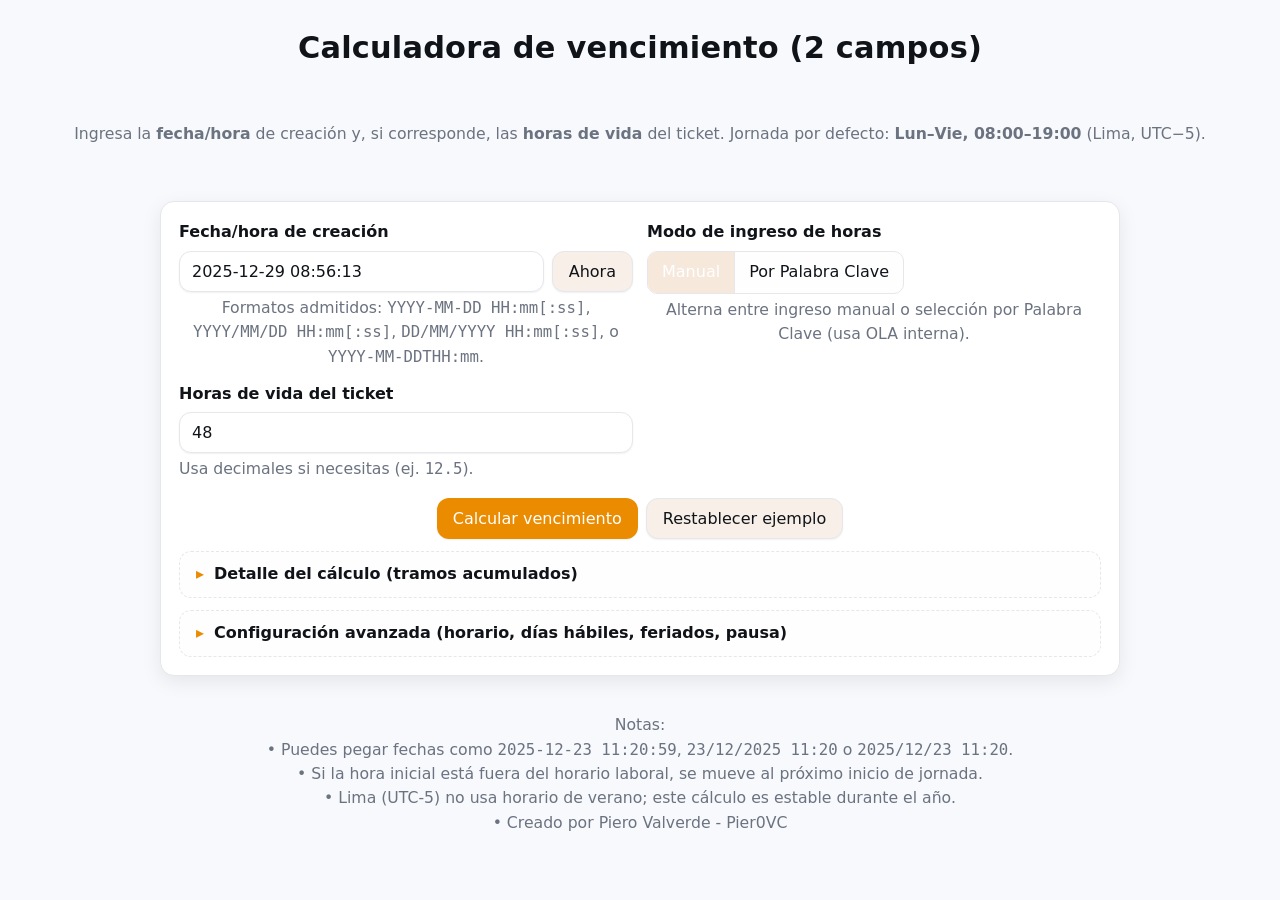
<file: index.html>
<!DOCTYPE html>
<html lang="es">
<head>
  <meta charset="utf-8"/>
  <meta name="viewport" content="width=device-width,initial-scale=1"/>
  <title>Calculadora de vencimiento</title>
    <link rel="stylesheet" href="styles.css">
  <style>
    /* ===== Switcher (segmentado) mínimo, no invasivo ===== */
    .segmented {
      display: inline-flex;
      border: 1px solid var(--border, #e5e7eb);
      border-radius: 10px;
      overflow: hidden;
      background: color-mix(in oklab, var(--card-bg, #fff) 90%, var(--bg, #f7f9fc));
    }
    .segmented .seg-btn {
      padding: 8px 14px;
      border: none;
      background: transparent;
      color: var(--text, #101318);
      cursor: pointer;
      font: inherit;
      transition: background .15s ease, color .15s ease;
    }
    .segmented .seg-btn + .seg-btn { border-left: 1px solid var(--border, #e5e7eb); }
    .segmented .seg-btn.active {
      background: color-mix(in oklab, var(--primary, #2563eb) 16%, var(--bg, #f7f9fc));
      color: #fff;
    }
    /* Ocultar bloques según modo */
    .hidden { display: none !important; }
  </style>
</head>

<body>
  <h1>Calculadora de vencimiento (2 campos)</h1>
  <p class="muted">
    Ingresa la <b>fecha/hora</b> de creación y, si corresponde, las <b>horas de vida</b> del ticket.
    Jornada por defecto: <b>Lun–Vie, 08:00–19:00</b> (Lima, UTC−5).
  </p>

  <div class="card" role="region" aria-label="Calculadora de vencimiento">
    <!-- 1) Fecha/hora -->
    <div class="row">
      <div>
        <label for="dt"><b>Fecha/hora de creación</b></label>
        <div style="display:flex; gap:8px;">
          <input id="dt" type="text" placeholder="Ej: 2025-12-29 08:56:13" aria-describedby="dtHelp" style="flex:1;">
          <button id="nowBtn" type="button" class="btn secondary" title="Usar ahora (Lima)">Ahora</button>
        </div>
        <small id="dtHelp" class="muted">
          Formatos admitidos: <code>YYYY-MM-DD HH:mm[:ss]</code>, <code>YYYY/MM/DD HH:mm[:ss]</code>,
          <code>DD/MM/YYYY HH:mm[:ss]</code>, o <code>YYYY-MM-DDTHH:mm</code>.
        </small>
      </div>

      <!-- 2) Switcher de modo -->
      <div>
        <label><b>Modo de ingreso de horas</b></label>
        <div class="segmented" role="tablist" aria-label="Modo de ingreso">
          <button type="button" class="seg-btn active" data-mode="manual" aria-selected="true" aria-controls="manualBlock">Manual</button>
          <button type="button" class="seg-btn" data-mode="lookup" aria-selected="false" aria-controls="lookupBlock">Por Palabra Clave</button>
        </div>
        <small class="muted">Alterna entre ingreso manual o selección por Palabra Clave (usa OLA interna).</small>
      </div>
    </div>

    <!-- 3) Bloque MANUAL (visible por defecto) -->
    <div id="manualBlock" class="row" style="margin-top:12px;">
      <div>
        <label for="hours"><b>Horas de vida del ticket</b></label>
        <input id="hours" type="number" min="0" step="0.25" placeholder="48" aria-describedby="hHelp">
        <small id="hHelp" class="muted">Usa decimales si necesitas (ej. <code>12.5</code>).</small>
      </div>
    </div>

    <!-- 4) Bloque LOOKUP (oculto inicialmente) -->
    <div id="lookupBlock" class="row hidden" style="margin-top:12px;">
      <div>
        <label for="keywordFilter">Filtrar Palabra Clave</label>
        <input id="keywordFilter" type="text" placeholder="Escribe para filtrar (ej: Cloud, Adobe, Notebook)"/>
        <small>Filtra la lista según texto.</small>
      </div>
      <div>
        <label for="keywordSelect">Palabra Clave</label>
        <select id="keywordSelect" size="10" aria-describedby="lookupHelp"></select>
        <small id="lookupHelp" class="muted">Al seleccionar, se aplica su OLA automáticamente.</small>
      </div>
      <div style="grid-column: 1 / -1;">
        <label>Detalle del seleccionado</label>
        <div id="lookupInfo" class="result" style="display:none;"></div>
      </div>
    </div>

    <!-- 5) Acciones -->
    <div style="margin-top:16px; display:flex; gap:8px; justify-content:center;">
      <button id="calcBtn" class="btn">Calcular vencimiento</button>
      <button id="resetBtn" class="btn secondary">Restablecer ejemplo</button>
    </div>

    <!-- 6) Resultado -->
    <div id="result" class="result" style="display:none;" aria-live="polite"></div>
    <div id="tools" class="tools" style="display:none;">
      <button id="copyBtn" class="btn secondary">Copiar</button>
    </div>

    <!-- 7) Detalle del cálculo -->
    <details style="margin-top:12px;">
      <summary><b>Detalle del cálculo</b> (tramos acumulados)</summary>
      <pre id="debugLog"></pre>
    </details>

    <!-- 8) Configuración avanzada (después del resultado) -->
    <details style="margin-top:12px;">
      <summary><b>Configuración avanzada</b> (horario, días hábiles, feriados, pausa)</summary>
      <div class="row" style="margin-top:8px;">
        <div>
          <label for="workStart">Inicio de jornada</label>
          <input id="workStart" type="time" value="08:00">
        </div>
        <div>
          <label for="workEnd">Fin de jornada</label>
          <input id="workEnd" type="time" value="19:00">
        </div>
        <div>
          <label>Días hábiles</label><br/>
          <small class="muted">Lun–Vie por defecto; incluye Sáb/Dom si aplica.</small>
          <div style="display:flex; gap:8px; margin-top:6px;">
            <label><input type="checkbox" class="wd" value="1" checked> Lun</label>
            <label><input type="checkbox" class="wd" value="2" checked> Mar</label>
            <label><input type="checkbox" class="wd" value="3" checked> Mié</label>
            <label><input type="checkbox" class="wd" value="4" checked> Jue</label>
            <label><input type="checkbox" class="wd" value="5" checked> Vie</label>
            <label><input type="checkbox" class="wd" value="6"> Sáb</label>
            <label><input type="checkbox" class="wd" value="0"> Dom</label>
          </div>
        </div>
        <div>
          <label><input type="checkbox" id="useBreak"> Considerar pausa (ej. 13:00–14:00)</label>
          <div class="row" style="margin-top:6px;">
            <div>
              <label for="breakStart">Inicio de pausa</label>
              <input id="breakStart" type="time" value="13:00">
            </div>
            <div>
              <label for="breakEnd">Fin de pausa</label>
              <input id="breakEnd" type="time" value="14:00">
            </div>
          </div>
        </div>
        <div style="grid-column:1 / -1;">
          <label for="holidays">Feriados (YYYY-MM-DD, uno por línea)</label>
          <textarea id="holidays" rows="6" placeholder="2026-01-01&#10;2025-12-25"></textarea>
        </div>
      </div>
    </details>
  </div>

  <p class="muted" style="margin-top:12px;">
    Notas:
    <br/>• Puedes pegar fechas como <code>2025-12-23 11:20:59</code>, <code>23/12/2025 11:20</code> o <code>2025/12/23 11:20</code>.
    <br/>• Si la hora inicial está fuera del horario laboral, se mueve al próximo inicio de jornada.
    <br/>• Lima (UTC-5) no usa horario de verano; este cálculo es estable durante el año.
    <br/>• Creado por Piero Valverde - Pier0VC
  </p>

  <script>
    // ====== Utilidades de fecha/hora ======
    const pad2 = (n) => String(n).padStart(2,'0');
    const fmtYMDHMS = (d) => `${d.getFullYear()}-${pad2(d.getMonth()+1)}-${pad2(d.getDate())} ${pad2(d.getHours())}:${pad2(d.getMinutes())}:${pad2(d.getSeconds())}`;
    const fmtPeru   = (d) => `${pad2(d.getDate())}/${pad2(d.getMonth()+1)}/${d.getFullYear()} ${pad2(d.getHours())}:${pad2(d.getMinutes())}`;
    const timeToMinutes = (t) => { const [h,m] = t.split(':').map(Number); return h*60 + m; };

    // Parser robusto
    function parseFlexibleDateTime(input) {
      if (!input) return null;
      const s = String(input).replace(/\u00A0/g, ' ').replace(/\s+/g, ' ').trim();

      // ISO / espacio: YYYY-MM-DD[ T]HH:mm[:ss]
      let m = s.match(/^(\d{4})-(\d{2})-(\d{2})T :(\d{2})(?::(\d{2}))?$/);
      if (m) {
        const [_, Y, M, D, h, mm, ss] = m;
        return new Date(+Y, +M-1, +D, +h, +mm, +(ss||0), 0);
      }
      // YYYY/MM/DD HH:mm[:ss] o YYYY-MM-DD HH:mm[:ss]
      m = s.match(/^(\d{4})-\/[-\/](\d{2):(\d{2})(?::(\d{2}))?$/);
      if (m) {
        const [_, Y, M, D, h, mm, ss] = m;
        return new Date(+Y, +M-1, +D, +h, +mm, +(ss||0), 0);
      }
      // DD/MM/YYYY HH:mm[:ss]
      m = s.match(/^(\d{2})\/(\d{2})\/(\d{4}) (\d{2}):(\d{2})(?::(\d{2}))?$/);
      if (m) {
        const [_, D, M, Y, h, mm, ss] = m;
        return new Date(+Y, +M-1, +D, +h, +mm, +(ss||0), 0);
      }
      // Fallback exacto
      if (/^\d{4}-\d{2}-\d{2}\s+\d{2}:\d{2}:\d{2}$/.test(s)) {
        const [datePart, timePart] = s.split(' ');
        const [Y, M, D] = datePart.split('-').map(Number);
        const [h, mm, ss] = timePart.split(':').map(Number);
        return new Date(Y, M - 1, D, h, mm, ss, 0);
      }
      return null;
    }

    // “Ahora” en Lima
    function nowInTimeZoneComponents(tz = 'America/Lima') {
      const fmt = new Intl.DateTimeFormat('es-PE', {
        timeZone: tz, year: 'numeric', month: '2-digit', day: '2-digit',
        hour: '2-digit', minute: '2-digit', second: '2-digit', hour12: false
      });
      const parts = fmt.formatToParts(new Date());
      const get = (type) => parts.find(p => p.type === type)?.value;
      return { Y:get('year'), M:get('month'), D:get('day'), h:get('hour'), m:get('minute'), s:get('second') };
    }
    function formatYMDHMS({ Y, M, D, h, m, s }) {
      return `${Y}-${M}-${D} ${h}:${m}:${s}`;
    }

    // Calendario laboral
    function isWorkingDay(date, workDaysSet, holidaysSet) {
      const dow = date.getDay();
      const ymd = `${date.getFullYear()}-${pad2(date.getMonth()+1)}-${pad2(date.getDate())}`;
      if (!workDaysSet.has(dow)) return false;
      if (holidaysSet.has(ymd)) return false;
      return true;
    }
    function advanceToNextWorkingDay(date, workDaysSet, holidaysSet) {
      while (!isWorkingDay(date, workDaysSet, holidaysSet)) date.setDate(date.getDate()+1);
    }
    function clampToWorkWindow(date, wsMin, weMin, workDaysSet, holidaysSet) {
      const minutes = date.getHours()*60 + date.getMinutes();
      if (!isWorkingDay(date, workDaysSet, holidaysSet) || minutes < wsMin || minutes >= weMin) {
        do { date.setDate(date.getDate() + (!isWorkingDay(date, workDaysSet, holidaysSet) || minutes >= weMin ? 1 : 0)); }
        while (!isWorkingDay(date, workDaysSet, holidaysSet));
        date.setHours(Math.floor(wsMin/60), wsMin%60, 0, 0);
      }
    }

    // Pausa opcional
    function getDaySegments(wsMin, weMin, useBreak, bStartMin, bEndMin) {
      if (!useBreak) return [[wsMin, weMin]];
      const bStart = Math.max(wsMin, Math.min(bStartMin, weMin));
      const bEnd   = Math.max(wsMin, Math.min(bEndMin, weMin));
      if (bEnd <= bStart) return [[wsMin, weMin]];
      const segs = [];
      if (bStart > wsMin) segs.push([wsMin, bStart]);
      if (bEnd < weMin) segs.push([bEnd, weMin]);
      return segs.length ? segs : [[wsMin, weMin]];
    }
    function findSegment(segs, minutesNow) {
      for (let i=0;i<segs.length;i++){
        const [s,e] = segs[i];
        if (minutesNow < e) return [i, Math.max(minutesNow, s)];
      }
      return [-1,null];
    }

    // Suma de horas laborales
    function addWorkingHours(startDate, hoursToAdd, workStart, workEnd, workDaysArray, holidaysArray, useBreak, breakStart, breakEnd, debug=false) {
      const debugLines = [];
      const wsMin = timeToMinutes(workStart);
      const weMin = timeToMinutes(workEnd);
      const bStartMin = timeToMinutes(breakStart);
      const bEndMin   = timeToMinutes(breakEnd);
      if (weMin <= wsMin) throw new Error("Fin de jornada debe ser posterior al inicio.");
      if (hoursToAdd < 0) throw new Error("Las horas a sumar deben ser ≥ 0.");
      if (!workDaysArray.length) throw new Error("Selecciona al menos un día hábil.");

      const workDaysSet = new Set(workDaysArray.map(Number));
      const holidaysSet = new Set(holidaysArray.map(s=>s.trim()).filter(Boolean));

      const current = new Date(startDate.getTime());
      advanceToNextWorkingDay(current, workDaysSet, holidaysSet);
      clampToWorkWindow(current, wsMin, weMin, workDaysSet, holidaysSet);

      let remaining = Math.round(hoursToAdd * 60);

      while (remaining > 0) {
        if (!isWorkingDay(current, workDaysSet, holidaysSet)) {
          debug && debugLines.push(`No hábil/feriado: ${fmtYMDHMS(current)} → se avanza`);
          advanceToNextWorkingDay(current, workDaysSet, holidaysSet);
          current.setHours(Math.floor(wsMin/60), wsMin%60, 0, 0);
          continue;
        }
        const minutesNow = current.getHours()*60 + current.getMinutes();
        const segsBase = getDaySegments(wsMin, weMin, useBreak, bStartMin, bEndMin);
        const [segIndex, startInSeg] = findSegment(segsBase, minutesNow);

        if (segIndex === -1) {
          current.setDate(current.getDate()+1);
          advanceToNextWorkingDay(current, workDaysSet, holidaysSet);
          current.setHours(Math.floor(wsMin/60), wsMin%60, 0, 0);
          continue;
        }

        const [segStart, segEnd] = segsBase[segIndex];
        const avail = segEnd - startInSeg;
        const chunk = Math.min(remaining, avail);

        const before = new Date(current.getTime());
        current.setHours(Math.floor(startInSeg/60), startInSeg%60, 0, 0);
        current.setMinutes(current.getMinutes() + chunk);
        remaining -= chunk;
        debug && debugLines.push(`+${chunk} min: ${fmtYMDHMS(before)} → ${fmtYMDHMS(current)} (restan ${remaining} min)`);

        if (remaining > 0 && (current.getHours()*60 + current.getMinutes()) >= segEnd) {
          const nextSegIndex = segIndex + 1;
          if (nextSegIndex < segsBase.length) {
            const [nsStart] = segsBase[nextSegIndex];
            current.setHours(Math.floor(nsStart/60), nsStart%60, 0, 0);
          } else {
            current.setDate(current.getDate()+1);
            advanceToNextWorkingDay(current, workDaysSet, holidaysSet);
            current.setHours(Math.floor(wsMin/60), wsMin%60, 0, 0);
          }
        }
      }
      return { end: current, debug: debugLines.join('\n') };
    }

    // ====== UI ======
    const dtEl      = document.getElementById('dt');
    const hoursEl   = document.getElementById('hours');
    const calcBtn   = document.getElementById('calcBtn');
    const resetBtn  = document.getElementById('resetBtn');
    const nowBtn    = document.getElementById('nowBtn');
    const resultEl  = document.getElementById('result');
    const toolsEl   = document.getElementById('tools');
    const debugEl   = document.getElementById('debugLog');

    const workStartEl = document.getElementById('workStart');
    const workEndEl   = document.getElementById('workEnd');
    const holidaysEl  = document.getElementById('holidays');
    const useBreakEl  = document.getElementById('useBreak');
    const breakStartEl= document.getElementById('breakStart');
    const breakEndEl  = document.getElementById('breakEnd');
    const wdChecks    = Array.from(document.querySelectorAll('.wd'));

    // Switcher
    const segBtns = Array.from(document.querySelectorAll('.segmented .seg-btn'));
    const manualBlockEl = document.getElementById('manualBlock');
    const lookupBlockEl = document.getElementById('lookupBlock');
    let currentMode = 'manual';

    function setMode(mode){
      currentMode = mode;
      segBtns.forEach(btn => {
        const isActive = btn.dataset.mode === mode;
        btn.classList.toggle('active', isActive);
        btn.setAttribute('aria-selected', isActive ? 'true' : 'false');
      });
      // Mostrar/ocultar bloques
      manualBlockEl.classList.toggle('hidden', mode !== 'manual');
      lookupBlockEl.classList.toggle('hidden', mode !== 'lookup');
      // Control de edición de horas
      hoursEl.readOnly = (mode === 'lookup');
      hoursEl.placeholder = (mode === 'lookup') ? 'Se llena según Palabra Clave' : '48';
      if (mode === 'lookup') {
        // Si hay seleccionado, actualizar horas
        const opt = keywordSelectEl.selectedOptions[0];
        if (opt) hoursEl.value = String(Number(opt.dataset.hours || '0'));
      }
    }
    segBtns.forEach(btn => btn.addEventListener('click', () => setMode(btn.dataset.mode)));

    // Lista OLA
    const keywordFilterEl= document.getElementById('keywordFilter');
    const keywordSelectEl= document.getElementById('keywordSelect');
    const lookupInfoEl   = document.getElementById('lookupInfo');

    const OLA_SCENARIOS = [
      { keyword: 'ABBYY License',                 ola: '2 Hrs' },
      { keyword: 'Adobe Acrobat License',         ola: '2 Hrs' },
      { keyword: 'Adobe Creative Cloud License',  ola: '2 Hrs' },
      { keyword: 'Alteryx License',               ola: '2 Hrs' },
      { keyword: 'Cloud PC New',                  ola: '4 Hrs' },
      { keyword: 'ChatPwC License',               ola: '2 Hrs' },
      { keyword: 'Data Snipper License',          ola: '2 Hrs' },
      { keyword: 'External Monitor',              ola: '2 Hrs' },
      { keyword: 'ASSET Internal Documentation',  ola: '4 Hrs' },
      { keyword: 'Inventory Management',          ola: '24 Hrs' },
      { keyword: 'Joiner',                        ola: '72 Hrs' },
      { keyword: 'Leave of Absence',              ola: '24 Hrs' },
      { keyword: 'Leaver',                        ola: '12 Hrs' },
      { keyword: 'Mentimeter License',            ola: '2 Hrs' },
      { keyword: 'Copilot License',               ola: '2 Hrs' },
      { keyword: 'Mover',                         ola: '24 Hrs' },
      { keyword: 'Mural License',                 ola: '2 Hrs' },
      { keyword: 'Inventory Audit',               ola: '2 Hrs' },
      { keyword: 'Notebook Maintenance',          ola: '2 Hrs' },
      { keyword: 'Notebook Warranty',             ola: '72 Hrs' },
      { keyword: 'Notebook Inventory',            ola: '48 Hrs' },
      { keyword: 'Notebook Refresh',              ola: '48 Hrs' },
      { keyword: 'Notebook Replace',              ola: '48 Hrs' },
      { keyword: 'Notebook Sale',                 ola: '48 Hrs' },
      { keyword: 'Power Automate License',        ola: '2 Hrs' },
      { keyword: 'Shutterstock License',          ola: '2 Hrs' },
      { keyword: 'Snagit License',                ola: '2 Hrs' },
      { keyword: 'Thinkcell License',             ola: '2 Hrs' }
    ];

    const olaMap = new Map();
    const hoursFromLabel = (label) => Number(String(label).replace(',', '.').replace(/[^\d.]/g,''));

    function initPreloadedOLA() {
      olaMap.clear();
      for (const r of OLA_SCENARIOS) olaMap.set(r.keyword, { hours: hoursFromLabel(r.ola) });
      populateKeywordSelect();
    }
    function populateKeywordSelect() {
      const filter = (keywordFilterEl.value || '').toLowerCase();
      keywordSelectEl.innerHTML = '';
      const items = Array.from(olaMap.entries())
        .map(([k,v]) => ({ keyword: k, hours: v.hours }))
        .sort((a,b) => a.keyword.localeCompare(b.keyword));
      for (const it of items) {
        if (filter && !it.keyword.toLowerCase().includes(filter)) continue;
        const opt = document.createElement('option');
        opt.value = it.keyword;
        opt.textContent = `${it.keyword} · OLA: ${it.hours}h`;
        opt.dataset.hours = String(it.hours);
        keywordSelectEl.appendChild(opt);
      }
    }
    keywordFilterEl.addEventListener('input', populateKeywordSelect);

    keywordSelectEl.addEventListener('change', () => {
      const opt = keywordSelectEl.selectedOptions[0];
      if (!opt) return;
      const h = Number(opt.dataset.hours || '0');
      hoursEl.value = String(h); // se usa internamente (readOnly en lookup)
      lookupInfoEl.style.display = 'block';
      lookupInfoEl.innerHTML = `
        <div><b>Seleccionado:</b> ${opt.value}</div>
        <div><small>OLA aplicado: ${h} horas</small></div>
      `;
    });

    // Helpers
    function getSelectedWorkDays(){ return wdChecks.filter(c => c.checked).map(c => Number(c.value)); }
    function parseHolidaysTextarea(){ return holidaysEl.value.split('\n').map(s => s.trim()).filter(Boolean); }

    function getEffectiveHours() {
      if (currentMode === 'lookup') {
        const opt = keywordSelectEl.selectedOptions[0];
        if (opt) return Number(opt.dataset.hours || '0');
        throw new Error("Selecciona una Palabra Clave o cambia a modo Manual.");
      }
      const hours = parseFloat((hoursEl.value || '').trim());
      if (!Number.isFinite(hours) || hours < 0) throw new Error("Horas inválidas. Ingresa un número ≥ 0.");
      return hours;
    }

    function calculate() {
      try {
        const dateStr = (dtEl.value || '').replace(/\u00A0/g, ' ').trim();
        const startDate = parseFlexibleDateTime(dateStr);
        if (!startDate) throw new Error("Fecha/hora inválida. Usa, por ejemplo: 2025-12-29 08:56:13");

        const hours = getEffectiveHours();

        const workStart = workStartEl.value || "08:00";
        const workEnd   = workEndEl.value   || "19:00";
        const workDays  = getSelectedWorkDays();
        const holidays  = parseHolidaysTextarea();
        const useBreak  = !!useBreakEl.checked;
        const breakStart= breakStartEl.value || "13:00";
        const breakEnd  = breakEndEl.value   || "14:00";

        const { end, debug } = addWorkingHours(
          startDate, hours, workStart, workEnd, workDays, holidays, useBreak, breakStart, breakEnd, true
        );

        resultEl.style.display = 'block';
        toolsEl.style.display = 'flex';
        resultEl.innerHTML = `
          <div><b>Vence:</b> ${fmtPeru(end)} <small>(${fmtYMDHMS(end)})</small></div>
          <div><small>Inicio: ${fmtPeru(startDate)} | Horas: ${hours}${currentMode==='lookup' ? ' (OLA)' : ''}</small></div>
          <div><small>Config: ${workStart}–${workEnd}${useBreak ? ` (pausa ${breakStart}–${breakEnd})` : ''}, días hábiles: ${workDays.join(', ') || '(ninguno)'}, feriados: ${holidays.length}</small></div>
        `;
        debugEl.textContent = debug;
      } catch (err) {
        resultEl.style.display = 'block';
        toolsEl.style.display = 'none';
        resultEl.innerHTML = `<span class="error"><b>Error:</b> ${err.message}</span>`;
        debugEl.textContent = '';
      }
    }

    async function copyResult() {
      const text = resultEl.textContent.trim();
      try { await navigator.clipboard.writeText(text); this.textContent='Copiado ✓'; setTimeout(()=> this.textContent='Copiar', 1200); } catch {}
    }

    function resetExample() {
      dtEl.value    = "2025-12-29 08:56:13";
      hoursEl.value = "48";
      holidaysEl.value = [
        "2026-01-01","2025-12-25","2025-12-08","2025-11-01","2025-10-08",
        "2025-08-30","2025-07-29","2025-07-28","2025-06-29","2025-05-01",
        "2025-04-18","2025-04-17","2025-01-01"
      ].join('\n');
      wdChecks.forEach(c => c.checked = ['1','2','3','4','5'].includes(c.value)); // Lun–Vie
      useBreakEl.checked = false;

      // Modo por defecto: Manual
      setMode('manual');

      // Pre-cargar OLA y limpiar filtros
      initPreloadedOLA();
      keywordFilterEl.value = '';
      populateKeywordSelect();
      lookupInfoEl.style.display = 'none';
      lookupInfoEl.textContent = '';

      resultEl.style.display = 'none';
      toolsEl.style.display  = 'none';
      debugEl.textContent = '';
    }

    function setNowLimaAndMaybeCalculate(autoCalc = true) {
      const comps = nowInTimeZoneComponents('America/Lima');
      const stamp = formatYMDHMS(comps);
      dtEl.value = stamp;
      if (autoCalc) {
        if (currentMode === 'manual' && (!hoursEl.value || !hoursEl.value.trim())) hoursEl.value = '48';
        calculate();
      }
    }

    document.getElementById('copyBtn').addEventListener('click', copyResult);
    calcBtn.addEventListener('click', calculate);
    resetBtn.addEventListener('click', resetExample);
    nowBtn.addEventListener('click', () => setNowLimaAndMaybeCalculate(true));

    // Inicializa
    resetExample();
  </script>
</body>
</html>
</file>
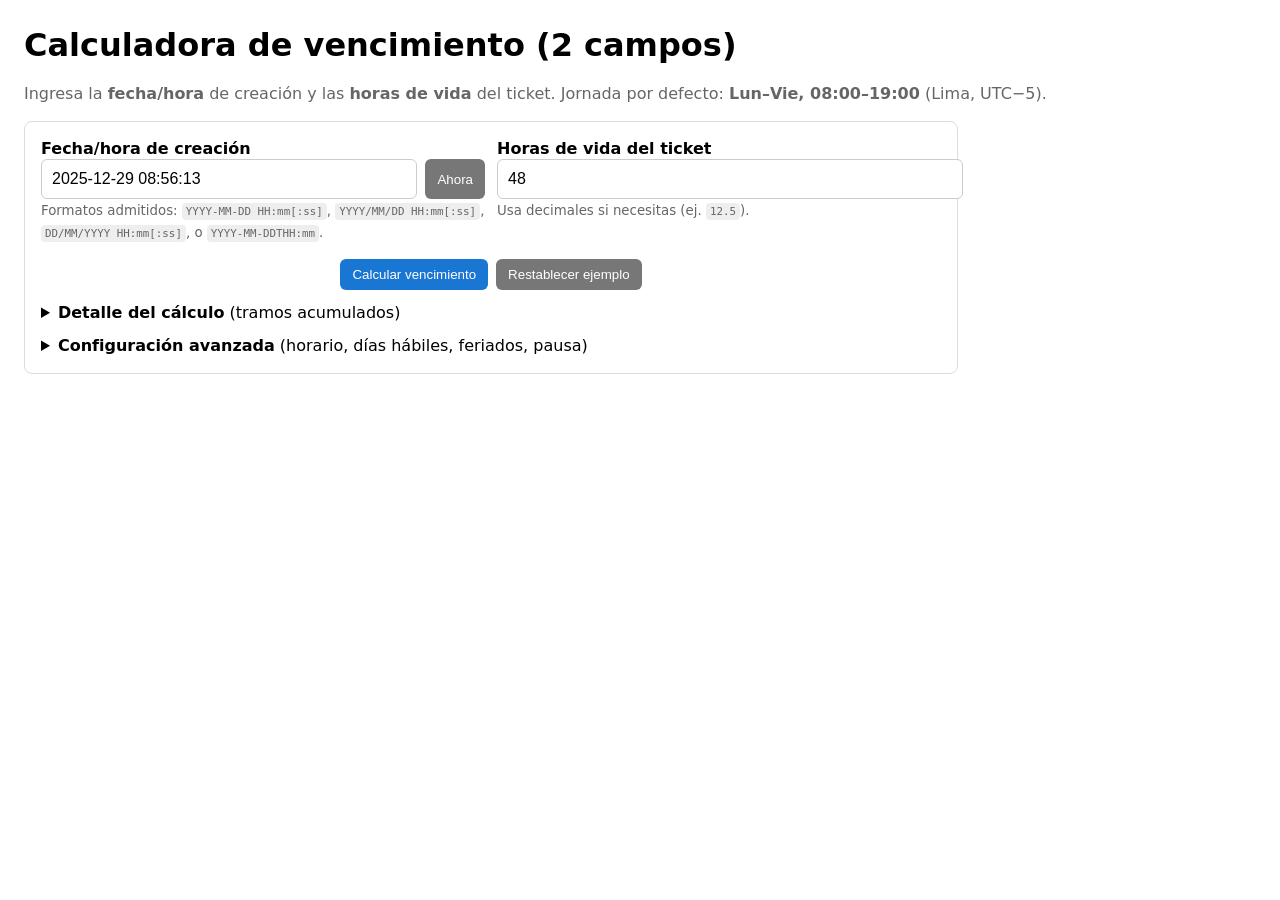
<file: indeu.html>
<!DOCTYPE html>
<html lang="es">
<head>
  <meta charset="utf-8"/>
  <meta name="viewport" content="width=device-width,initial-scale=1"/>
  <title>Calculadora de vencimiento</title>
  <style>
    /* Estilos mínimos; puedes reemplazar por tu styles.css si prefieres */
    :root { color-scheme: light dark; }
    body { font-family: system-ui, -apple-system, Segoe UI, Roboto, sans-serif; margin: 24px; line-height: 1.35; }
    h1 { margin-bottom: 8px; }
    .muted { color:#666; }
    .card { padding:16px; border:1px solid #ddd; border-radius:8px; max-width:900px; }
    .row { display:grid; grid-template-columns:1fr 1fr; gap:12px; }
    @media (max-width:768px){ .row { grid-template-columns:1fr; } }
    input, textarea, select { width:100%; padding:10px; font-size:1rem; border:1px solid #ccc; border-radius:6px; }
    input:focus, textarea:focus, select:focus { outline: 2px solid #1976d2; border-color:#1976d2; }
    .btn { padding:8px 12px; border:0; border-radius:6px; background:#1976d2; color:#fff; cursor:pointer; }
    .btn.secondary { background:#777; }
    .result { background:#f6f8fa; border:1px solid #e0e0e0; padding:12px; border-radius:6px; margin-top:12px; }
    details { margin-top:12px; }
    .tools { display:flex; gap:8px; justify-content:flex-end; margin-top:8px; }
    .error { color:#b00020; }
    code { background:#eee; padding: 2px 4px; border-radius: 4px; }
  </style>
</head>
<body>
  <h1>Calculadora de vencimiento (2 campos)</h1>
  <p class="muted">
    Ingresa la <b>fecha/hora</b> de creación y las <b>horas de vida</b> del ticket. Jornada por defecto: <b>Lun–Vie, 08:00–19:00</b> (Lima, UTC−5).
  </p>

  <div class="card" role="region" aria-label="Calculadora de vencimiento">
    <!-- 1) Entradas principales -->
    <div class="row">
      <div>
        <label for="dt"><b>Fecha/hora de creación</b></label>
        <div style="display:flex; gap:8px;">
          <input id="dt" type="text" placeholder="Ej: 2025-12-29 08:56:13" aria-describedby="dtHelp" style="flex:1;">
          <!-- Botón NUEVO: Ahora (Lima) -->
          <button id="nowBtn" type="button" class="btn secondary" title="Usar ahora (Lima)">Ahora</button>
        </div>
        <small id="dtHelp" class="muted">
          Formatos admitidos: <code>YYYY-MM-DD HH:mm[:ss]</code>, <code>YYYY/MM/DD HH:mm[:ss]</code>, <code>DD/MM/YYYY HH:mm[:ss]</code>, o <code>YYYY-MM-DDTHH:mm</code>.
        </small>
      </div>
      <div>
        <label for="hours"><b>Horas de vida del ticket</b></label>
        <input id="hours" type="number" min="0" step="0.25" placeholder="48" aria-describedby="hHelp">
        <small id="hHelp" class="muted">Usa decimales si necesitas (ej. <code>12.5</code>).</small>
      </div>
    </div>

    <!-- 2) Acciones -->
    <div style="margin-top:16px; display:flex; gap:8px; justify-content:center;">
      <button id="calcBtn" class="btn">Calcular vencimiento</button>
      <button id="resetBtn" class="btn secondary">Restablecer ejemplo</button>
    </div>

    <!-- 3) Resultado -->
    <div id="result" class="result" style="display:none;" aria-live="polite"></div>
    <div id="tools" class="tools" style="display:none;">
      <button id="copyBtn" class="btn secondary">Copiar</button>
    </div>

    <!-- 4) Detalle del cálculo -->
    <details>
      <summary><b>Detalle del cálculo</b> (tramos acumulados)</summary>
      <pre id="debugLog"></pre>
    </details>

    <!-- 5) Configuración avanzada -->
    <details>
      <summary><b>Configuración avanzada</b> (horario, días hábiles, feriados, pausa)</summary>
      <div class="row" style="margin-top:8px;">
        <div>
          <label for="workStart">Inicio de jornada</label>
          <input id="workStart" type="time" value="08:00">
        </div>
        <div>
          <label for="workEnd">Fin de jornada</label>
          <input id="workEnd" type="time" value="19:00">
        </div>
        <div>
          <label>Días hábiles</label><br/>
          <small class="muted">Lun–Vie por defecto; incluye Sáb/Dom si aplica.</small>
          <div style="display:flex; gap:8px; margin-top:6px;">
            <label><input type="checkbox" class="wd" value="1" checked> Lun</label>
            <label><input type="checkbox" class="wd" value="2" checked> Mar</label>
            <label><input type="checkbox" class="wd" value="3" checked> Mié</label>
            <label><input type="checkbox" class="wd" value="4" checked> Jue</label>
            <label><input type="checkbox" class="wd" value="5" checked> Vie</label>
            <label><input type="checkbox" class="wd" value="6"> Sáb</label>
            <label><input type="checkbox" class="wd" value="0"> Dom</label>
          </div>
        </div>
        <div>
          <label><input type="checkbox" id="useBreak"> Considerar pausa (ej. 13:00–14:00)</label>
          <div class="row" style="margin-top:6px;">
            <div>
              <label for="breakStart">Inicio de pausa</label>
              <input id="breakStart" type="time" value="13:00">
            </div>
            <div>
              <label for="breakEnd">Fin de pausa</label>
              <input id="breakEnd" type="time" value="14:00">
            </div>
          </div>
        </div>
        <div style="grid-column:1 / -1;">
          <label for="holidays">Feriados (YYYY-MM-DD, uno por línea)</label>
          <textarea id="holidays" rows="6" placeholder="2026-01-01&#10;2025-12-25"></textarea>
        </div>
      </div>
    </details>
  </div>

  <script>
    // ====== Utilidades de fecha/hora ======
    const pad2 = (n)=> String(n).padStart(2,'0');
    const fmtYMDHMS = (d)=> `${d.getFullYear()}-${pad2(d.getMonth()+1)}-${pad2(d.getDate())} ${pad2(d.getHours())}:${pad2(d.getMinutes())}:${pad2(d.getSeconds())}`;
    const fmtPeru   = (d)=> `${pad2(d.getDate())}/${pad2(d.getMonth()+1)}/${d.getFullYear()} ${pad2(d.getHours())}:${pad2(d.getMinutes())}`;
    const timeToMinutes = (t)=> { const [h,m] = t.split(':').map(Number); return h*60 + m; };

    // ====== Parser robusto (acepta varios formatos) ======
    // "YYYY-MM-DD HH:mm[:ss]", "YYYY/MM/DD HH:mm[:ss]", "DD/MM/YYYY HH:mm[:ss]", y "YYYY-MM-DDTHH:mm"
    function parseFlexibleDateTime(input) {
      if (!input) return null;

      // Normaliza espacios (incluye non-breaking space) y colapsa múltiples
      let s = String(input)
        .replace(/\u00A0/g, ' ')
        .replace(/\s+/g, ' ')
        .trim();

      // 1) ISO/espacio: YYYY-MM-DD[ T]HH:mm[:ss]
      let m = s.match(/^(\d{4})-(\d{2})-(\d{2})T\s:(\d{2})(?::(\d{2}))?/);
      if (m) {
        const Y = +m[1], M = +m[2] - 1, D = +m[3], h = +m[4], mm = +m[5], ss = +(m[6] || 0);
        return new Date(Y, M, D, h, mm, ss, 0);
      }

      // 2) YYYY/MM/DD HH:mm[:ss] o YYYY-MM-DD HH:mm[:ss]
      m = s.match(/^(\d{4})\/-\/-\s+(\d{2}):(\d{2})(?::(\d{2}))?/);
      if (m) {
        const Y = +m[1], M = +m[2] - 1, D = +m[3], h = +m[4], mm = +m[5], ss = +(m[6] || 0);
        return new Date(Y, M, D, h, mm, ss, 0);
      }

      // 3) DD/MM/YYYY HH:mm[:ss]
      m = s.match(/^(\d{2})\/(\d{2})\/(\d{4})\s+(\d{2}):(\d{2})(?::(\d{2}))?/);
      if (m) {
        const D = +m[1], M = +m[2] - 1, Y = +m[3], h = +m[4], mm = +m[5], ss = +(m[6] || 0);
        return new Date(Y, M, D, h, mm, ss, 0);
      }

      // 4) Fallback exacto: "YYYY-MM-DD HH:mm:ss"
      if (/^\d{4}-\d{2}-\d{2}\s+\d{2}:\d{2}:\d{2}$/.test(s)) {
        const [datePart, timePart] = s.split(' ');
        const [Y, M, D] = datePart.split('-').map(Number);
        const [h, mm, ss] = timePart.split(':').map(Number);
        return new Date(Y, M - 1, D, h, mm, ss, 0);
      }

      return null;
    }

    // ====== “Ahora” en Lima (America/Lima) ======
    function nowInTimeZoneComponents(tz = 'America/Lima') {
      const fmt = new Intl.DateTimeFormat('es-PE', {
        timeZone: tz,
        year: 'numeric',
        month: '2-digit',
        day: '2-digit',
        hour: '2-digit',
        minute: '2-digit',
        second: '2-digit',
        hour12: false
      });
      const parts = fmt.formatToParts(new Date());
      const get = (type) => parts.find(p => p.type === type)?.value;
      const Y = get('year');
      const M = get('month');
      const D = get('day');
      const h = get('hour');
      const m = get('minute');
      const s = get('second');
      return { Y, M, D, h, m, s };
    }
    function formatYMDHMS({ Y, M, D, h, m, s }) {
      return `${Y}-${M}-${D} ${h}:${m}:${s}`;
    }

    // ====== Calendario laboral ======
    function isWorkingDay(date, workDaysSet, holidaysSet) {
      const dow = date.getDay(); // 0=Dom, 1=Lun...
      const ymd = `${date.getFullYear()}-${pad2(date.getMonth()+1)}-${pad2(date.getDate())}`;
      if (!workDaysSet.has(dow)) return false;
      if (holidaysSet.has(ymd)) return false;
      return true;
    }
    function advanceToNextWorkingDay(date, workDaysSet, holidaysSet) {
      while (!isWorkingDay(date, workDaysSet, holidaysSet)) date.setDate(date.getDate()+1);
    }
    function clampToWorkWindow(date, wsMin, weMin, workDaysSet, holidaysSet) {
      const minutes = date.getHours()*60 + date.getMinutes();
      if (!isWorkingDay(date, workDaysSet, holidaysSet) || minutes < wsMin || minutes >= weMin) {
        do { date.setDate(date.getDate() + (!isWorkingDay(date, workDaysSet, holidaysSet) || minutes >= weMin ? 1 : 0)); }
        while (!isWorkingDay(date, workDaysSet, holidaysSet));
        date.setHours(Math.floor(wsMin/60), wsMin%60, 0, 0);
      }
    }

    // Pausa opcional por segmentos
    function getDaySegments(wsMin, weMin, useBreak, bStartMin, bEndMin) {
      if (!useBreak) return [[wsMin, weMin]];
      const bStart = Math.max(wsMin, Math.min(bStartMin, weMin));
      const bEnd   = Math.max(wsMin, Math.min(bEndMin, weMin));
      if (bEnd <= bStart) return [[wsMin, weMin]];
      const segs = [];
      if (bStart > wsMin) segs.push([wsMin, bStart]);
      if (bEnd < weMin) segs.push([bEnd, weMin]);
      return segs.length ? segs : [[wsMin, weMin]];
    }
    function findSegment(segs, minutesNow) {
      for (let i=0;i<segs.length;i++){
        const [s,e] = segs[i];
        if (minutesNow < e) return [i, Math.max(minutesNow, s)];
      }
      return [-1,null];
    }

    // Suma de horas laborales
    function addWorkingHours(startDate, hoursToAdd, workStart, workEnd, workDaysArray, holidaysArray, useBreak, breakStart, breakEnd, debug=false) {
      const debugLines = [];
      const wsMin = timeToMinutes(workStart);
      const weMin = timeToMinutes(workEnd);
      const bStartMin = timeToMinutes(breakStart);
      const bEndMin   = timeToMinutes(breakEnd);
      if (weMin <= wsMin) throw new Error("Fin de jornada debe ser posterior al inicio.");
      if (hoursToAdd < 0) throw new Error("Las horas a sumar deben ser ≥ 0.");
      if (!workDaysArray.length) throw new Error("Selecciona al menos un día hábil.");

      const workDaysSet = new Set(workDaysArray.map(Number));
      const holidaysSet = new Set(holidaysArray.map(s=>s.trim()).filter(Boolean));

      const current = new Date(startDate.getTime());
      advanceToNextWorkingDay(current, workDaysSet, holidaysSet);
      clampToWorkWindow(current, wsMin, weMin, workDaysSet, holidaysSet);

      let remaining = Math.round(hoursToAdd * 60);

      while (remaining > 0) {
        if (!isWorkingDay(current, workDaysSet, holidaysSet)) {
          debug && debugLines.push(`No hábil/feriado: ${fmtYMDHMS(current)} → se avanza`);
          advanceToNextWorkingDay(current, workDaysSet, holidaysSet);
          current.setHours(Math.floor(wsMin/60), wsMin%60, 0, 0);
          continue;
        }
        const minutesNow = current.getHours()*60 + current.getMinutes();
        const segsBase = getDaySegments(wsMin, weMin, useBreak, bStartMin, bEndMin);
        const [segIndex, startInSeg] = findSegment(segsBase, minutesNow);

        if (segIndex === -1) {
          current.setDate(current.getDate()+1);
          advanceToNextWorkingDay(current, workDaysSet, holidaysSet);
          current.setHours(Math.floor(wsMin/60), wsMin%60, 0, 0);
          continue;
        }

        const [segStart, segEnd] = segsBase[segIndex];
        const avail = segEnd - startInSeg;
        const chunk = Math.min(remaining, avail);

        const before = new Date(current.getTime());
        current.setHours(Math.floor(startInSeg/60), startInSeg%60, 0, 0);
        current.setMinutes(current.getMinutes() + chunk);
        remaining -= chunk;
        debug && debugLines.push(`+${chunk} min: ${fmtYMDHMS(before)} → ${fmtYMDHMS(current)} (restan ${remaining} min)`);

        if (remaining > 0 && (current.getHours()*60 + current.getMinutes()) >= segEnd) {
          const nextSegIndex = segIndex + 1;
          if (nextSegIndex < segsBase.length) {
            const [nsStart] = segsBase[nextSegIndex];
            current.setHours(Math.floor(nsStart/60), nsStart%60, 0, 0);
          } else {
            current.setDate(current.getDate()+1);
            advanceToNextWorkingDay(current, workDaysSet, holidaysSet);
            current.setHours(Math.floor(wsMin/60), wsMin%60, 0, 0);
          }
        }
      }
      return { end: current, debug: debugLines.join('\n') };
    }

    // ====== UI ======
    const dtEl      = document.getElementById('dt');
    const hoursEl   = document.getElementById('hours');
    const calcBtn   = document.getElementById('calcBtn');
    const resetBtn  = document.getElementById('resetBtn');
    const nowBtn    = document.getElementById('nowBtn');
    const resultEl  = document.getElementById('result');
    const toolsEl   = document.getElementById('tools');
    const debugEl   = document.getElementById('debugLog');

    const workStartEl = document.getElementById('workStart');
    const workEndEl   = document.getElementById('workEnd');
    const holidaysEl  = document.getElementById('holidays');
    const useBreakEl  = document.getElementById('useBreak');
    const breakStartEl= document.getElementById('breakStart');
    const breakEndEl  = document.getElementById('breakEnd');
    const wdChecks    = Array.from(document.querySelectorAll('.wd'));

    function getSelectedWorkDays(){ return wdChecks.filter(c => c.checked).map(c => Number(c.value)); }
    function parseHolidaysTextarea(){ return holidaysEl.value.split('\n').map(s => s.trim()).filter(Boolean); }

    function calculate() {
      try {
        // Normaliza posibles caracteres invisibles en la fecha
        const dateStr = (dtEl.value || '').replace(/\u00A0/g, ' ').trim();
        const hoursStr = (hoursEl.value || '').trim();

        const startDate = parseFlexibleDateTime(dateStr);
        if (!startDate) throw new Error("Fecha/hora inválida. Usa, por ejemplo: 2025-12-29 08:56:13");

        const hours = parseFloat(hoursStr);
        if (!Number.isFinite(hours) || hours < 0) throw new Error("Horas inválidas. Ingresa un número ≥ 0.");

        const workStart = workStartEl.value || "08:00";
        const workEnd   = workEndEl.value   || "19:00";
        const workDays  = getSelectedWorkDays();
        const holidays  = parseHolidaysTextarea();
        const useBreak  = !!useBreakEl.checked;
        const breakStart= breakStartEl.value || "13:00";
        const breakEnd  = breakEndEl.value   || "14:00";

        const { end, debug } = addWorkingHours(
          startDate, hours, workStart, workEnd, workDays, holidays, useBreak, breakStart, breakEnd, true
        );

        resultEl.style.display = 'block';
        toolsEl.style.display = 'flex';
        resultEl.innerHTML = `
          <div><b>Vence:</b> ${fmtPeru(end)} <small>(${fmtYMDHMS(end)})</small></div>
          <div><small>Inicio: ${fmtPeru(startDate)} | Horas: ${hours}</small></div>
          <div><small>Config: ${workStart}–${workEnd}${useBreak ? ` (pausa ${breakStart}–${breakEnd})` : ''}, días hábiles: ${workDays.join(', ') || '(ninguno)'}, feriados: ${holidays.length}</small></div>
        `;
        debugEl.textContent = debug;
      } catch (err) {
        resultEl.style.display = 'block';
        toolsEl.style.display = 'none';
        resultEl.innerHTML = `<span class="error"><b>Error:</b> ${err.message}</span>`;
        debugEl.textContent = '';
      }
    }

    async function copyResult() {
      const text = resultEl.textContent.trim();
      try { await navigator.clipboard.writeText(text); this.textContent='Copiado ✓'; setTimeout(()=> this.textContent='Copiar', 1200); } catch {}
    }

    function resetExample() {
      dtEl.value    = "2025-12-29 08:56:13";
      hoursEl.value = "48";
      holidaysEl.value = [
        // Ajusta a tu calendario corporativo/país
        "2026-01-01","2025-12-25","2025-12-08","2025-11-01","2025-10-08",
        "2025-08-30","2025-07-29","2025-07-28","2025-06-29","2025-05-01",
        "2025-04-18","2025-04-17","2025-01-01"
      ].join('\n');
      wdChecks.forEach(c => c.checked = ['1','2','3','4','5'].includes(c.value)); // Lun–Vie
      useBreakEl.checked = false; // desactivado por defecto (actívalo si quieres contar pausa)
      resultEl.style.display = 'none';
      toolsEl.style.display  = 'none';
      debugEl.textContent = '';
    }

    // ====== Botón “Ahora” (Lima) ======
    function setNowLimaAndMaybeCalculate(autoCalc = true) {
      const comps = nowInTimeZoneComponents('America/Lima');
      const stamp = formatYMDHMS(comps);
      dtEl.value = stamp;
      if (autoCalc) {
        if (!hoursEl.value || !hoursEl.value.trim()) hoursEl.value = '48';
        calculate();
      }
    }

    document.getElementById('copyBtn').addEventListener('click', copyResult);
    calcBtn.addEventListener('click', calculate);
    resetBtn.addEventListener('click', resetExample);
    nowBtn.addEventListener('click', () => setNowLimaAndMaybeCalculate(true));

    // Inicializa ejemplo
    resetExample();
  </script>
</body>
</html>
</file>
<file: styles.css>
/* ===========================
   Configuración general (no invasiva)
   =========================== */
:root {
  color-scheme: light dark;
  --font-sans: system-ui, -apple-system, "Segoe UI", Roboto, Arial, sans-serif;

  /* Paleta base (modo claro) */
  --bg: #f7f9fc;
  --card-bg: #ffffff;
  --text: #101318;
  --muted: #6b7280;
  --border: #e5e7eb;

  --primary: #eb8c00;      /* azul principal */
  --primary-600: #eb8c00;
  --accent: #14b8a6;       /* teal sutil para detalles */

  --danger: #dc2626;       /* rojo para errores */
  --warning: #f59e0b;      /* amarillo para obligatorios */
  --success: #16a34a;

  --shadow-sm: 0 1px 2px rgba(0,0,0,.06);
  --shadow-md: 0 6px 20px rgba(0,0,0,.08);
  --radius: 14px;

  --code-bg: #0f172a;  /* bloque de debug */
  --code-fg: #e5e7eb;
}

@media (prefers-color-scheme: dark) {
  :root {
    --bg: #0b1220;
    --card-bg: #0f172a;
    --text: #e5e7eb;
    --muted: #9aa4b2;
    --border: #1f2937;

    --primary: #d39810;
    --primary-600: #d39810;
    --accent: #22d3ee;

    --danger: #ef4444;
    --warning: #fbbf24;
    --success: #22c55e;

    --shadow-sm: 0 1px 2px rgba(0,0,0,.25);
    --shadow-md: 0 8px 24px rgba(0,0,0,.35);

    --code-bg: #0a0f1a;
    --code-fg: #e5e7eb;
  }
}

/* ===========================
   Reset sutil y base tipográfica
   =========================== */
* { box-sizing: border-box; }
html, body { height: 100%; }
body {
  margin: 0;
  background: var(--bg);
  color: var(--text);
  font-family: var(--font-sans);
  line-height: 1.55;
  display: grid;
  place-items: start center;   /* centra horizontal, top vertical */
  padding: 24px;
}

h1 {
  font-size: clamp(1.4rem, 2.8vw, 1.9rem);
  margin: 0 0 .6rem 0;
  text-align: center;
  letter-spacing: .2px;
}
.muted { color: var(--muted); font-size: .98rem; text-align: center; }

/* ===========================
   Contenedor principal
   =========================== */
.card {
  background: var(--card-bg);
  border: 1px solid var(--border);
  border-radius: var(--radius);
  padding: 18px;
  width: min(960px, 96vw);
  box-shadow: var(--shadow-md);
  margin-top: 14px;
  animation: fadeInUp .25s ease;
}

/* Grilla responsive */
.row {
  display: grid;
  grid-template-columns: 1fr 1fr;
  gap: 14px;
}
@media (max-width: 860px) { .row { grid-template-columns: 1fr; } }

/* ===========================
   Formularios (limpios y centrados)
   =========================== */
label {
  font-weight: 600;
  display: block;
  margin-bottom: 6px;
}

input, select, textarea, button {
  font-family: var(--font-sans);
  font-size: 1rem;
}

input, select, textarea {
  width: 100%;
  padding: 10px 12px;
  background: var(--card-bg);
  color: var(--text);
  border: 1px solid var(--border);
  border-radius: 12px;
  outline: none;
  transition: border-color .18s ease, box-shadow .18s ease, transform .04s ease;
  box-shadow: var(--shadow-sm);
}

input::placeholder, textarea::placeholder { color: var(--muted); }

/* Focus accesible */
input:focus, select:focus, textarea:focus {
  border-color: var(--primary);
  box-shadow: 0 0 0 4px color-mix(in oklab, var(--primary) 22%, transparent);
}

/* ===========================
   Campos obligatorios y validación
   =========================== */
/* Resalta los inputs con atributo required (sin cambiar tu HTML) */
input[required], select[required], textarea[required] {
  border-color: color-mix(in oklab, var(--warning) 40%, var(--border));
  background: color-mix(in oklab, var(--warning) 8%, transparent);
}

/* Si están vacíos o inválidos, aplica feedback */
input:invalid, select:invalid, textarea:invalid {
  border-color: var(--danger);
  box-shadow: 0 0 0 4px color-mix(in oklab, var(--danger) 18%, transparent);
}

/* Label de obligatorio (si añades el caracter * en el texto del label) */
label:has(> .required),
.required {
  color: var(--danger);
  font-weight: 700;
}

/* ===========================
   Botones
   =========================== */
.btn {
  background: var(--primary);
  color: #fff;
  border: none;
  padding: 10px 16px;
  border-radius: 12px;
  cursor: pointer;
  box-shadow: var(--shadow-sm);
  transition: background .15s ease, transform .06s ease, box-shadow .2s ease;
}
.btn:hover { background: var(--primary-600); }
.btn:active { transform: translateY(1px); }
.btn.secondary {
  background: color-mix(in oklab, var(--primary) 10%, var(--bg));
  color: var(--text);
  border: 1px solid var(--border);
}
.btn.secondary:hover {
  background: color-mix(in oklab, var(--primary) 16%, var(--bg));
}

/* ===========================
   Resultados (centrados y destacados)
   =========================== */
.result, #result {
  margin-top: 16px;
  padding: 16px;
  border-radius: 14px;
  background: color-mix(in oklab, var(--card-bg) 88%, var(--bg));
  border: 2px solid color-mix(in oklab, var(--primary) 24%, var(--border));
  box-shadow: var(--shadow-sm);
  text-align: center;
  animation: pulseEmphasis .35s ease;
}

#result > div:first-child {
  font-size: clamp(1.15rem, 2.8vw, 1.6rem);
  font-weight: 800;
  letter-spacing: .2px;
  color: var(--primary);
  margin-bottom: 6px;
}
#result b { color: var(--muted); margin-right: 6px; }
#result small {
  display: block;
  margin-top: 4px;
  color: var(--muted);
  font-weight: 600;
}

/* ===========================
   Details/summary (ocultar/mostrar)
   =========================== */
details {
  background: color-mix(in oklab, var(--card-bg) 86%, var(--bg));
  border: 1px dashed var(--border);
  border-radius: 12px;
  padding: 10px 12px;
  margin-top: 12px;
}
summary {
  cursor: pointer;
  font-weight: 700;
  list-style: none;  /* oculta triángulo por defecto en algunos navegadores */
  position: relative;
  padding-left: 22px;
}
/* Indicador desplegable custom */
summary::before {
  content: "▸";
  position: absolute;
  left: 4px;
  top: 0;
  color: var(--primary);
  transition: transform .18s ease;
}
details[open] summary::before { transform: rotate(90deg); }

/* ===========================
   Bloque de debug/código
   =========================== */
pre {
  background: var(--code-bg);
  color: var(--code-fg);
  padding: 14px;
  border-radius: 12px;
  border: 1px solid #11182755;
  overflow: auto;
  text-align: left;
}

/* ===========================
   Helpers y animaciones
   =========================== */
small { color: var(--muted); display: inline-block; margin-top: 4px; }

@keyframes fadeInUp {
  from { opacity: 0; transform: translateY(6px); }
  to   { opacity: 1; transform: translateY(0); }
}
@keyframes pulseEmphasis {
  from { box-shadow: 0 0 0 rgba(0,0,0,0); transform: scale(0.995); }
  to   { box-shadow: var(--shadow-sm); transform: scale(1); }
}

/* Centrados genéricos si los necesitas en otras partes */
.center { text-align: center; }
.hidden { display: none !important; }

/* ===========================
   Accesibilidad (focus visible)
   =========================== */
:focus-visible {
  outline: 3px solid color-mix(in oklab, var(--primary) 35%, transparent);
  outline-offset: 2px;
}
</file>
